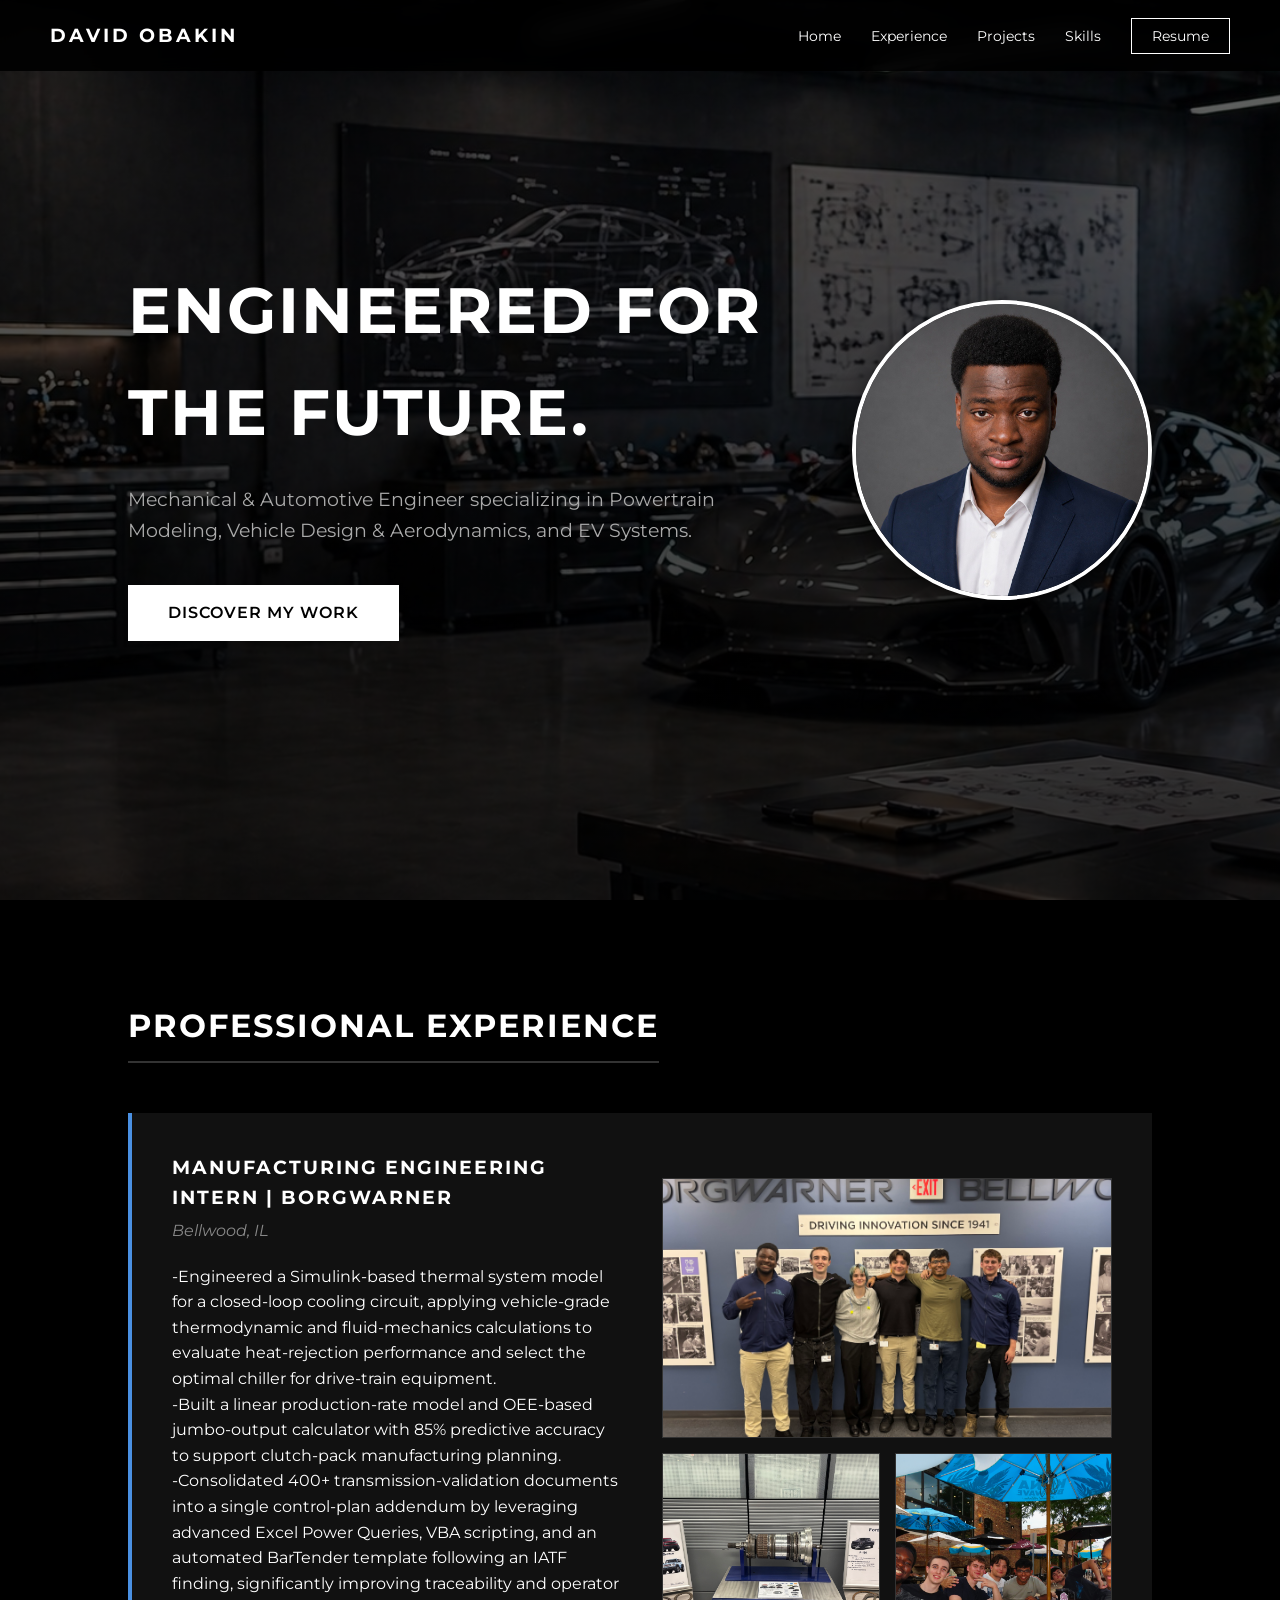
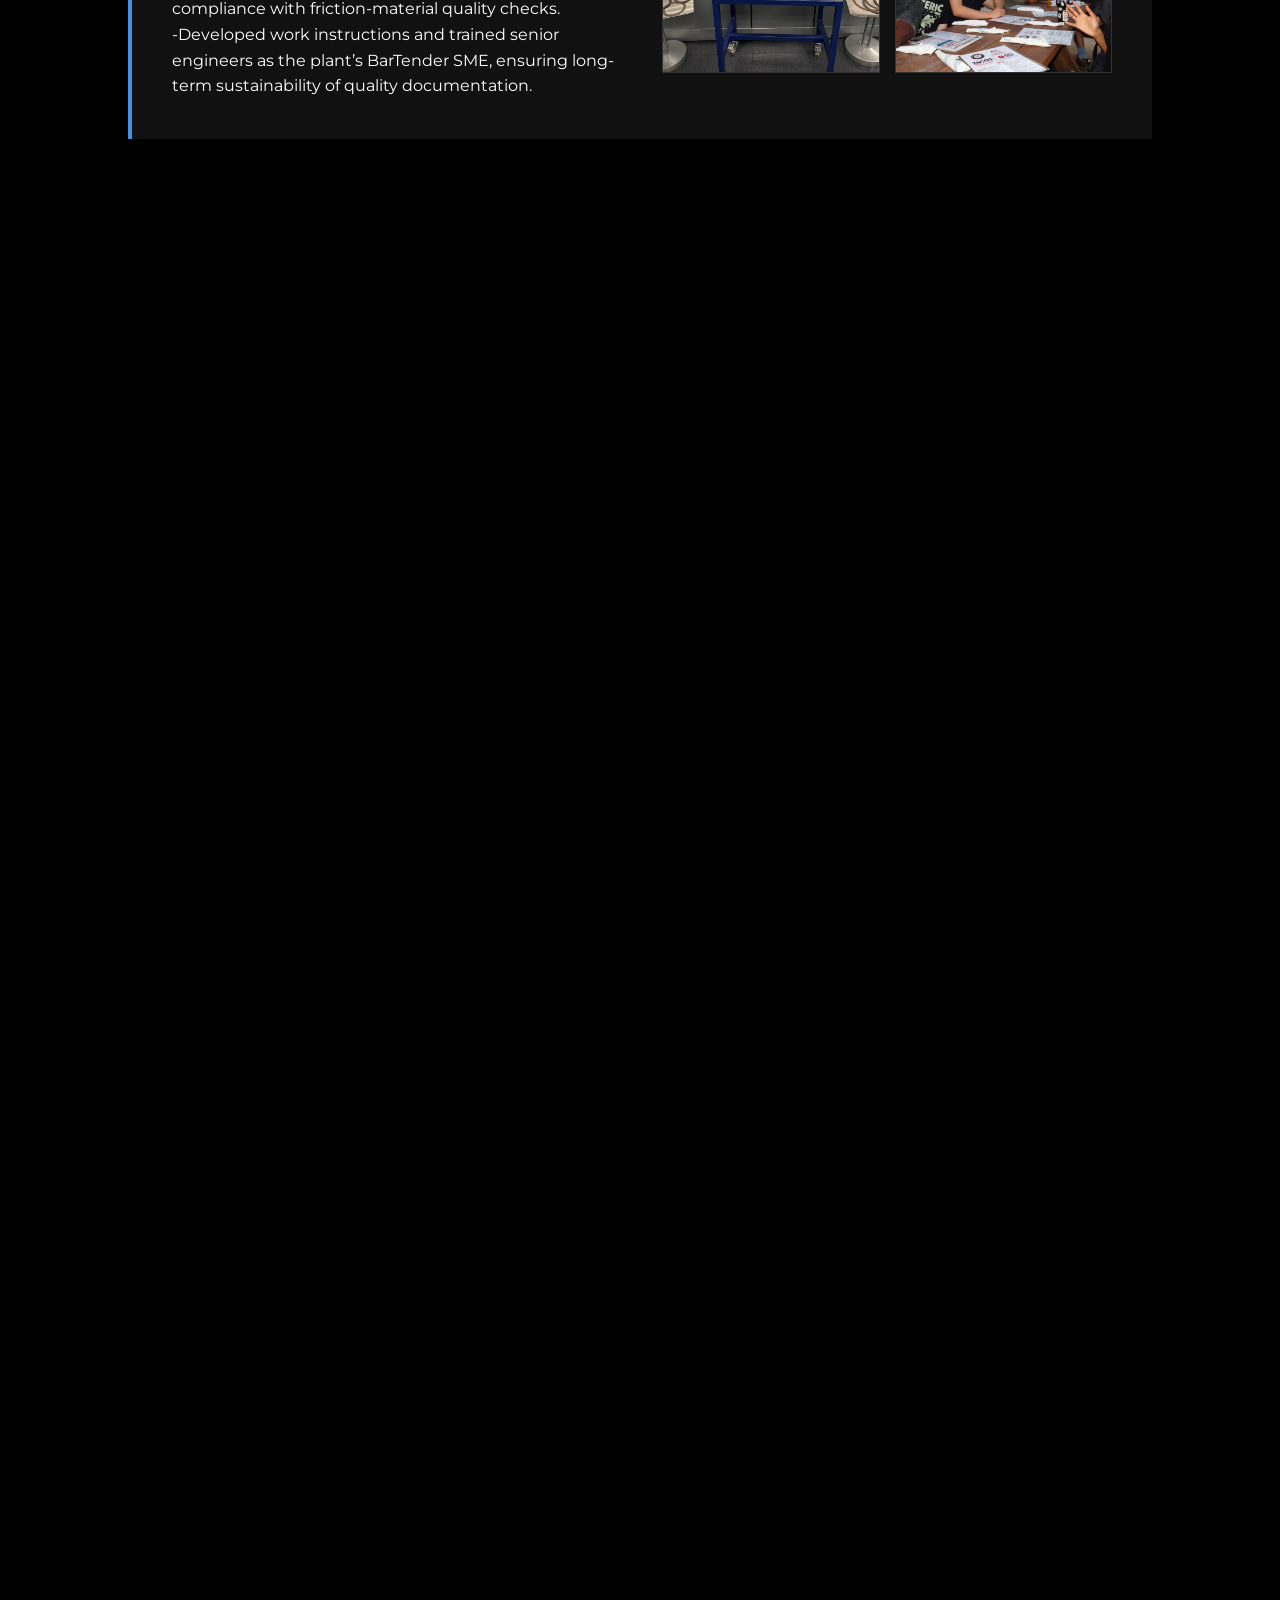
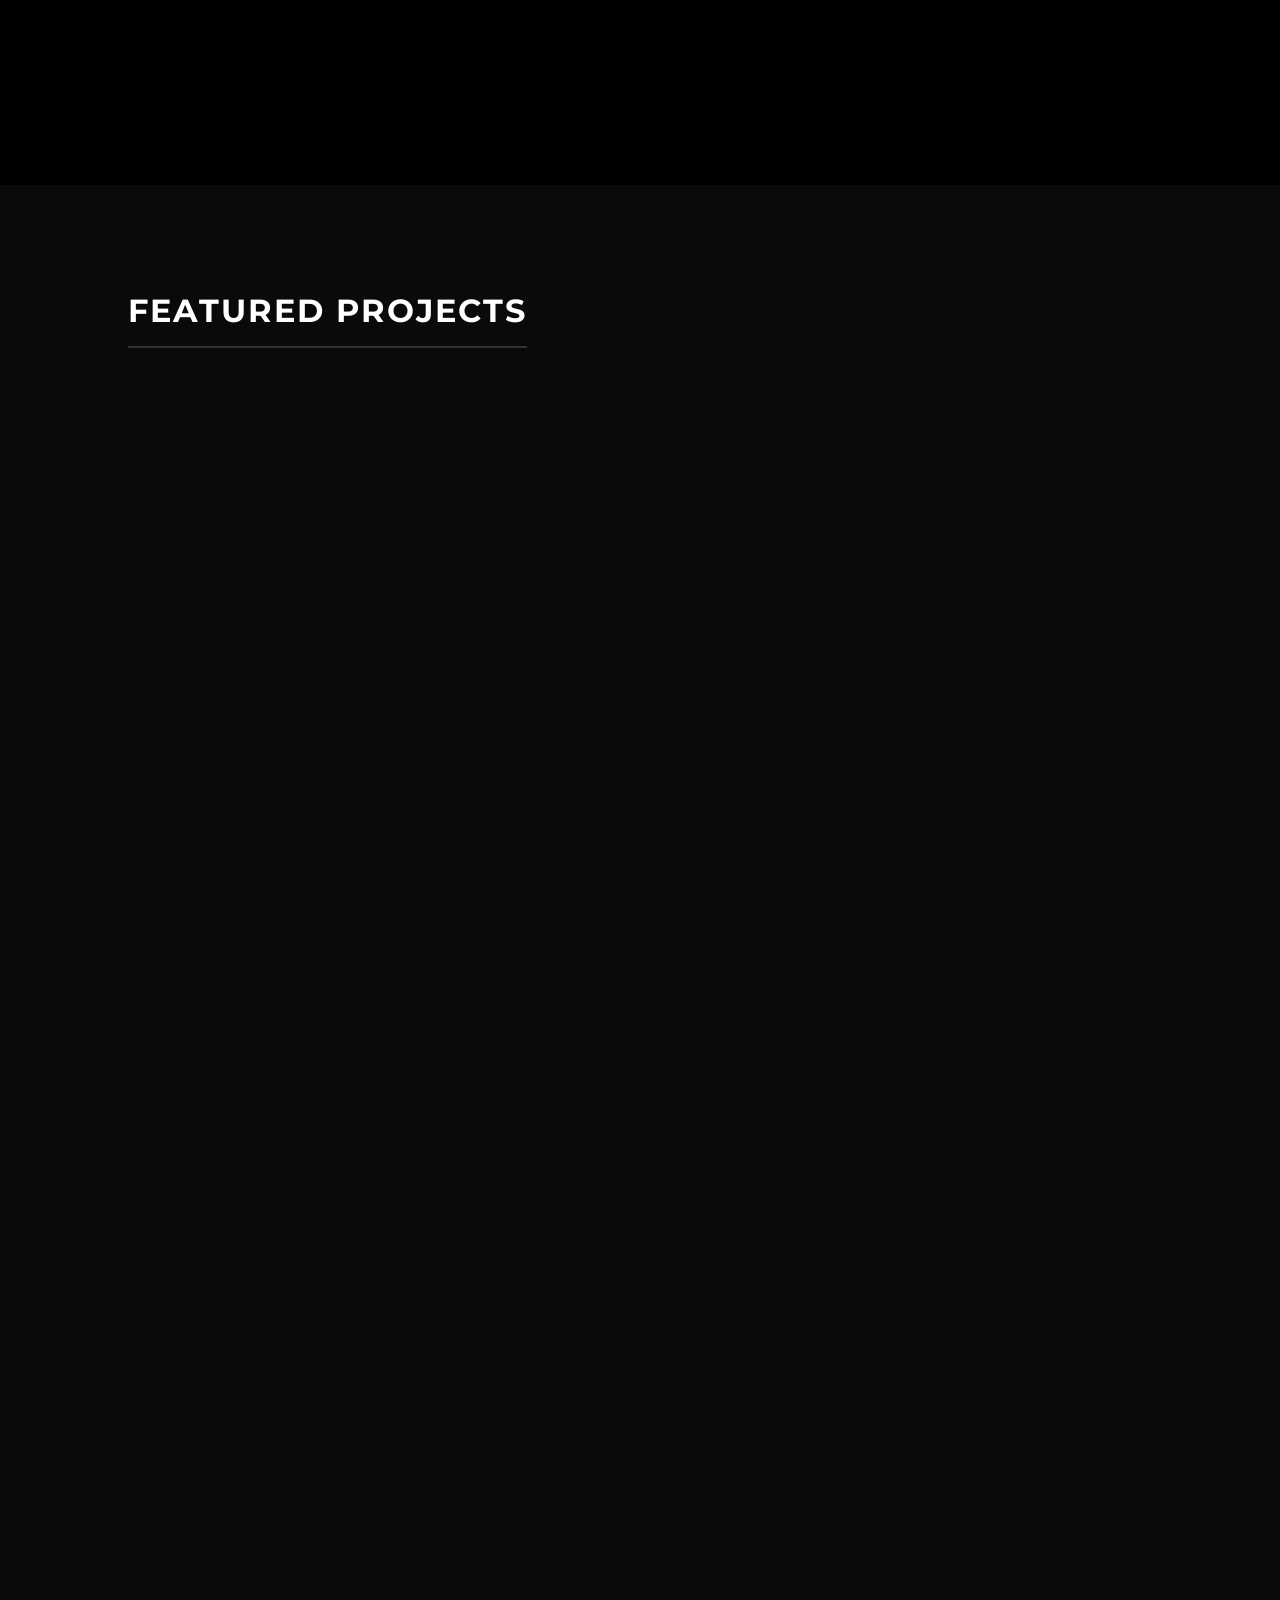
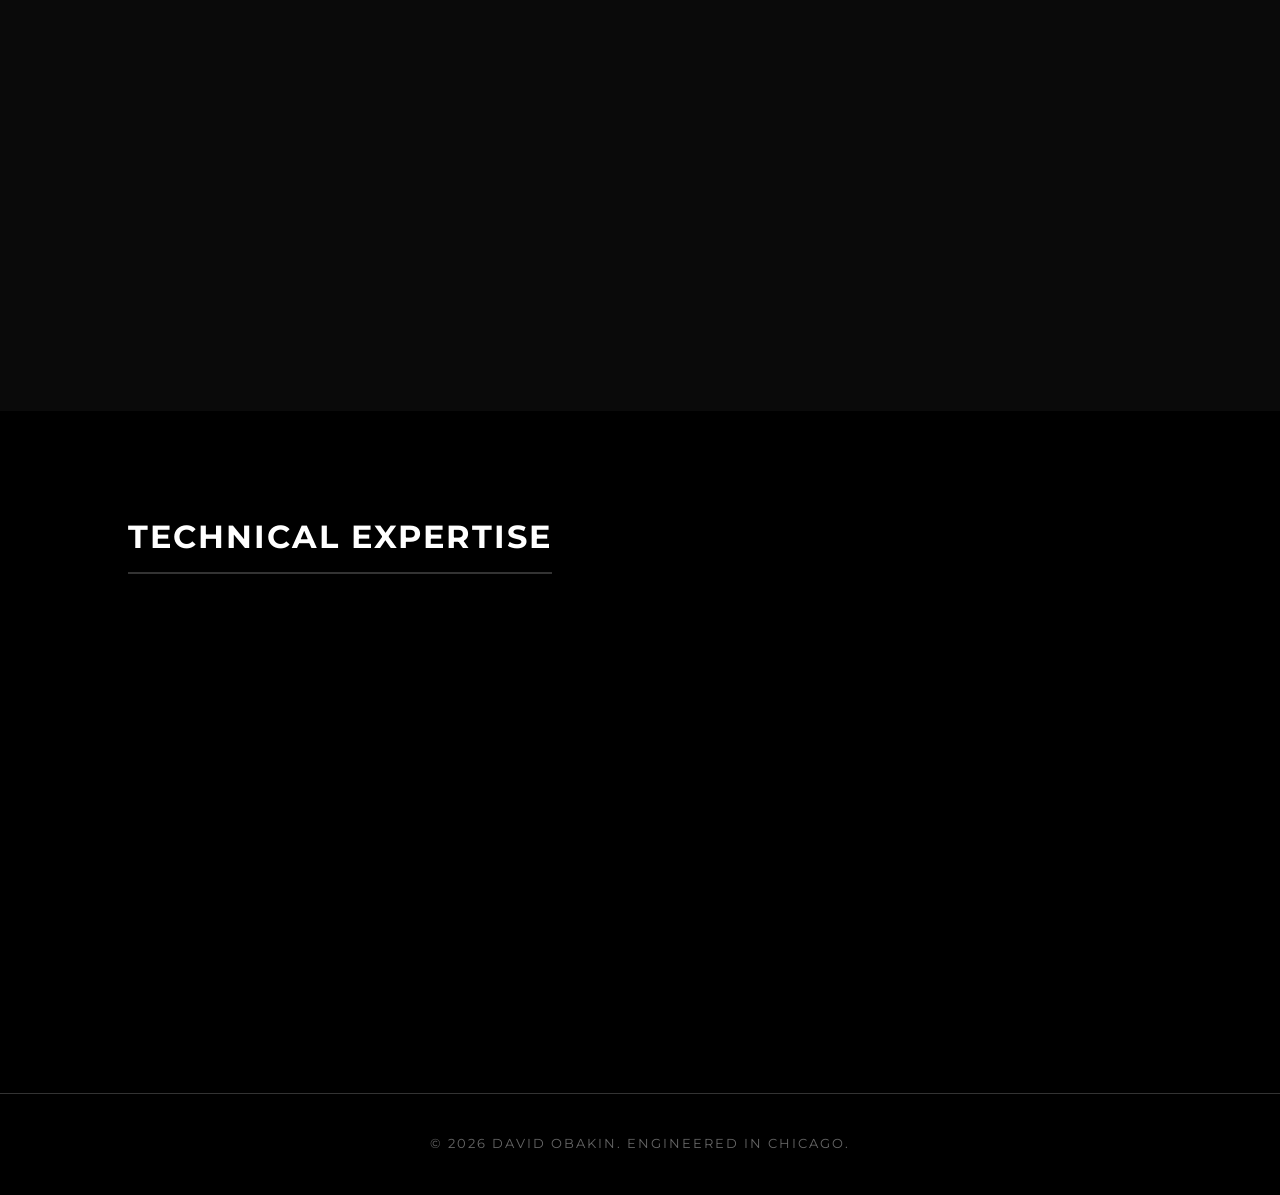
<file: index.html>
<!DOCTYPE html>
<html lang="en">
<head>
    <meta charset="UTF-8">
    <meta name="viewport" content="width=device-width, initial-scale=1.0">
    <title>David Obakin | Automotive Engineer</title>
    <link rel="stylesheet" href="style.css">
    <link href="https://fonts.googleapis.com/css2?family=Montserrat:wght@300;400;600;700&display=swap" rel="stylesheet">
</head>
<body>

    <nav class="navbar">
        <div class="logo">DAVID OBAKIN</div>
        <ul class="nav-links">
            <li><a href="#home">Home</a></li>
            <li><a href="#experience">Experience</a></li>
            <li><a href="#projects">Projects</a></li>
            <li><a href="#skills">Skills</a></li>
            <li><a href="assets/docs/RESUME_2026_Automotive.pdf" target="_blank" class="btn">Resume</a></li>
        </ul>
    </nav>

<header id="home" class="hero">
        <div class="hero-content">
            <div class="hero-text">
                <h1>ENGINEERED FOR THE FUTURE.</h1>
                <p>Mechanical & Automotive Engineer specializing in Powertrain Modeling, Vehicle Design & Aerodynamics, and EV Systems.</p>
                <a href="#projects" class="btn-primary">DISCOVER MY WORK</a>
            </div>
            
            <div class="hero-image fade-in">
                <!-- Make sure this file name exactly matches your uploaded image -->
                <img src="assets/images/my_professional_headshot.jpg" alt="David Obakin - Automotive Engineer">
            </div>
        </div>
    </header>

    <section id="experience" class="section">
        <h2 class="section-title">PROFESSIONAL EXPERIENCE</h2>
        
        <div class="experience-card fade-in split-layout">
            <div class="experience-text">
                <h3>Manufacturing Engineering Intern | BorgWarner</h3>
                <p class="subtitle">Bellwood, IL</p>
                <p>-Engineered a Simulink-based thermal system model for a closed-loop cooling circuit, applying vehicle-grade thermodynamic and fluid-mechanics calculations to evaluate heat-rejection performance and select the optimal chiller for drive-train equipment.</p>
                <p>-Built a linear production-rate model and OEE-based jumbo-output calculator with 85% predictive accuracy to support clutch-pack manufacturing planning. </p>
                <p>-Consolidated 400+ transmission‑validation documents into a single control‑plan addendum by leveraging advanced Excel Power Queries, VBA scripting, and an automated BarTender template following an IATF finding, significantly improving traceability and operator compliance with friction‑material quality checks.</p>
                <p>-Developed work instructions and trained senior engineers as the plant’s BarTender SME, ensuring long-term sustainability of quality documentation.</p>
            </div>
          <!-- NEW GALLERY LAYOUT -->
            <div class="experience-media">
                <div class="media-gallery">
                    <!-- Top Image (Make sure this filename matches your group photo in GitHub) -->
                    <img src="assets/images/Intern_Photo_BW.jpg" alt="BorgWarner Team" class="gallery-main">
                    
                    <!-- Bottom Side-by-Side Images -->
                    <div class="gallery-sub">
                        <img src="assets/images/BorgWarner.jpg" alt="BorgWarner Transmission" class="gallery-img">
                        <img src="assets/images/Intern_outing.jpg" alt="Intern Outing" class="gallery-img">
                    </div>
                </div>
            </div>
        </div>
        </div>

        <div class="experience-card fade-in split-layout" style="margin-top: 30px;">
            <div class="experience-text">
                <h3>System Design & Integration Engineering Student | EcoCAR EV Challenge</h3>
                <p class="subtitle">Illinois Institute of Technology sponsored by  by GMC, Magna, Siemens, etc. </p>
                <p>-Analyzed 50+ GMC Lyriq datasets in AVL Drive, applying AI-based pattern recognition to diagnose drivability issues and deliver calibration updates that improved sub-7 scores by 20%.</p>
                <p>-Developed and executed 25+ MIL, HIL, and VIL test plans to verify ISO and CARB compliance across propulsion, braking, and torque-control systems.</p>
                <p>-Configured XCP communication in CANape and validated 100+ CAN signals using A2L/DBC files and a Vector VN1630.</p>
                <p>-Solved acceleration response deficiencies across multiple pedal positions by creating a targeted test plan and implementing calibration updates—including signal prioritization and torque slew‑rate modification—reducing 60% pedal response delay from  0.83 s to the 0.3 s target while minimizing jerk.</p>
            </div>
             <!-- NEW GALLERY LAYOUT -->
            <div class="experience-media">
                <div class="media-gallery">
                    <!-- Top Image (Make sure this filename matches your group photo in GitHub) -->
                    <img src="assets/images/ecocar_photo_1.jpg" alt="EcoCAR Team Test at Autobahn" class="gallery-main">
                    
                    <!-- Bottom Side-by-Side Images -->
                    <div class="gallery-sub">
                        <img src="assets/images/ecocar_incarphoto_2.jpg" alt="EcoCAR Cadillac Interior" class="gallery-img">
                        <video autoplay loop muted playsinline class="gallery-img">
                             <source src="assets/videos/ecocar_video_garage.mp4" type="video/mp4">
                            Your browser does not support the video tag.
                         </video>
                    </div>
                </div>
            </div>
        </div>
        </div>
        
        <div class="experience-card fade-in split-layout" style="margin-top: 30px;">
            <div class="experience-text">
                <h3>Student Worker | Illinois Institute of Technology</h3>
                <p class="subtitle">Chicago, IL</p>
                <p>-Audio Visual Technician: Led a multi‑day AV operations shift for a large‑scale international AI summit, managing live audio, video, and technical coordination while training an understudy throughout the event. This role strengthened my ability to operate under pressure, troubleshoot rapidly, and deliver reliable technical support in a high‑visibility environment.</p>
                <p>-Math and Engineering Tutor: I provide tutoring across a wide range of engineering and math subjects, helping students strengthen fundamentals, master complex concepts, and improve academic performance. My tutoring experience includes courses such as Fluid Mechanics, Thermodynamics, Aerodynamics of Vehicles, and Electrified Vehicle Powertrains, along with core mathematics and physics support.</p>
                <p>-Campus Operations and Equipment Coordianator: Managed daily operations for two high‑traffic student centers, overseeing the Welcome Desk and BOG spaces to ensure smooth, reliable service for hundreds of students. I executed opening and closing procedures, coordinated equipment rentals, and maintained a professional, service‑focused environment. This role strengthened my ability to manage logistics, uphold operational standards, and support a consistent student experience across busy campus facilities.</p>
            </div>
           <div class="experience-media" style="display: flex; flex-direction: column; gap: 20px;">
              <!-- Top Image -->
              <img src="assets/images/es_photo.jpg" alt="IIT Student Workers" class="gallery-main" style="object-position: top;">
              
              <!-- Bottom Image (Make sure to update this filename!) -->
              <img src="assets/images/cla_photo.jpg" alt="IIT Campus Work" class="gallery-main">
          </div>
        </div>
        
    </section>

    <section id="projects" class="section dark-section">
        <h2 class="section-title">FEATURED PROJECTS</h2>
        <div class="project-list">
    <!-- Project 1: Aerodynamics -->
    <div class="project-showcase fade-in">
        <div class="project-content">
            <h3>Aerodynamic Drag & Fuel Efficiency Analysis</h3>
            <p class="subtitle">2015 Honda Accord Hybrid</p>
            <p>Quantified drag force, road-load power, and MPG sensitivity through a comprehensive Excel simulation model. Evaluated design parameters to determine the impact of aerodynamic modifications on highway fuel economy.</p>
            <p class="skills">SKILLS: Aerodynamic modeling, road-load analysis, Excel simulation, data visualization</p>
            
            <!-- Document Links -->
            <div class="project-actions">
                <a href="https://1drv.ms/x/c/6A5A014D7998404F/IQAALo3n3K6ESpat5kBqmVpGAQ-F3Az9PY9k2o_j5MNiOZU?e=ZFE4JY" target="_blank" class="btn-outline">View Excel Model</a>
                <a href="assets/docs/David Obakin – Aerodynamics & Fuel Efficiency Case Study (Honda Accord Hybrid).pptx.pptx" target="_blank" class="btn-outline">View Presentation</a>
            </div>
        </div>
        
        <!-- Dual Media Section -->
        <div class="project-media-dual">
            <!-- Left Media (Image) -->
            <img src="assets/images/data_results_aero.png" alt="Aerodynamic Analysis" class="dual-media" style="object-position: right;">
            <!-- Right Media (Image) -->
            <img src="assets/images/Efficiency_colclusion_honda.png" alt="Aerodynamic Analysis" class="dual-media">
        </div>
    </div>
 <div class="project-showcase fade-in">
        <div class="project-content">
            <h3>AUTONOMOUS EV CHARGING ROBOT ARM</h3>
            <p>Engineered an EV charging robot arm guiding a four-bar end effector using MATLAB optimization and Arduino C++ control.</p>
            <p class="skills">SKILLS: CONTROLLER PROGRAMMING, FEA, 3D SIMULATION</p>
            
            <!-- Document Links -->
            <div class="project-actions">
                <a href="assets/docs/Robot_Arm_Design_Report__David.pdf" target="_blank" class="btn-outline">View Final Report</a>
                <a href="assets/docs/final_drawing.pdf" target="_blank" class="btn-outline">Link to Final CAD drawings</a>
            </div>
        </div>
        
        <!-- Dual Media Section -->
         <div class="project-media-dual">
            <!-- Left Media (Image) -->
            <img src="assets/images/charging_arm.jpg" alt="Aerodynamic Analysis" class="dual-media">
            <!-- Right Media (Image) -->
            <img src="assets/images/charging_endeffector.jpg" alt="Aerodynamic Analysis" class="dual-media">
        </div>
    </div>
<div class="project-showcase fade-in">
        <div class="project-content">
            <h3>ICE FUEL CONSUMPTION & POWERTRAIN MODELING</h3>
            <p>Backward engine fuel-rate model (UDDS cycle) and gear-based fuel consumption model using an RSM engine map.</p>
            <p class="skills">SKILLS: ICE POWER MODELING, GEAR-RATIO LOGIC</p>
            
            <!-- Document Links -->
            <div class="project-actions">
                <a href="assets/docs/David Obakin – Engine Fuel Consumption & Gear‑Based Powertrain Modeling Workbook.xlsx.xlsx" target="_blank" class="btn-outline">View Excel Model</a>
            </div>
        </div>
        
        <!-- Dual Media Section -->
 <div class="project-media-dual">
            <!-- Left Media (Image) -->
            <img src="assets/images/fuel_consumption.png" alt="Aerodynamic Analysis" class="dual-media" style="object-position: right;">
            <!-- Right Media (Image) -->
            <img src="assets/images/gear_ratio_selection.png" alt="Aerodynamic Analysis" class="dual-media">
        </div>
    </div>
    <div class="project-showcase fade-in">
        <div class="project-content">
            <h3>EV MOTOR, ACCELERATION & ENERGY MODELING</h3>
            <p>Motor torque maps, 0-60 acceleration simulation, and energy-flow modeling for a BMW i3 over the UDDS cycle..</p>
            <p class="skills">SKILLS: EV MOTOR MODELING, MPGE CALCULATIONS</p>
            
            <!-- Document Links -->
            <div class="project-actions">
                <a href="assets/docs/David Obakin – EV Motor, Acceleration & Energy Modeling Workbook.xlsx.xlsx" target="_blank" class="btn-outline">View Excel Model</a>
            </div>
            </div>
        
        <!-- Dual Media Section -->
               <!-- Dual Media Section -->
         <div class="project-media-dual">
            <!-- Left Media (Image) -->
            <img src="assets/images/motor_torque.png" alt="Aerodynamic Analysis" class="dual-media">
            <!-- Right Media (Image) -->
            <img src="assets/images/mech_power.png" alt="Aerodynamic Analysis" class="dual-media">
        </div>
    </div>
    <div class="project-showcase fade-in">
        <div class="project-content">
            <h3>EV POWERTRAIN ENERGY & DRIVE CYCLE MODELING</h3>
            <p>Backward EV powertrain model calculating wheel, motor, and battery power to estimate range and Wh/mi.</p>
            <p class="skills">SKILLS: POWERTRAIN ENERGY MODELING</p>
            
            <!-- Document Links -->
            <div class="project-actions">
                <a href="assets/docs/David Obakin – EV Powertrain Energy & Drive Cycle Modeling Workbook.xlsx.xlsx" target="_blank" class="btn-outline">View Excel Model</a>
                </div>
        </div>
        
        <!-- Dual Media Section -->
         <div class="project-media-dual">
            <!-- Left Media (Image) -->
            <img src="assets/images/battery_power.png" alt="Aerodynamic Analysis" class="dual-media">
            <!-- Right Media (Image) -->
            <img src="assets/images/wheel_power.png" alt="Aerodynamic Analysis" class="dual-media">
        </div>
    </div>
    <div class="project-showcase fade-in">
        <div class="project-content">
            <h3>SUSTAINABLE LIGHTWEIGHT CHAIR DESIGN</h3>
            <p>Optimized a structural chair using FEA to support 103kg while weighing under 800g, built without mechanical fasteners.</p>
            <p class="skills">LIGHTWEIGHTING, STRUCTURE ANANLYSIS</p>
            
            <!-- Document Links -->
            <div class="project-actions">
                <a href="assets/docs/Chair_Design_Report___David_Obakin (2) (1).pdf" target="_blank" class="btn-outline">View Final Report</a>
                <a href="assets/docs/P&G-1.zip" target="_blank" class="btn-outline">CAD Zip</a>
            </div>
        </div>
        
        <!-- Dual Media Section -->
         <div class="project-media-dual">
            <!-- Left Media (Image) -->
            <img src="assets/images/Initial_sketch_chair.jpg" alt="Aerodynamic Analysis" class="dual-media">
            <!-- Right Media (Image) -->
            <img src="assets/images/final_chair.jpg" alt="Aerodynamic Analysis" class="dual-media">
        </div>
    </div>  
        <div class="project-showcase fade-in">
        <div class="project-content">
            <h3>HYBRID POWERTRAIN & SOC SIMULATION</h3>
            <p>2010 Toyota Prius model featuring control logic for power split and SOC tracking validation.</p>
            <p class="skills">SKILLS: ENERGY MANAGEMENT, CONTROL STRATEGY</p>
            
            <!-- Document Links -->
            <div class="project-actions">
                <a href="assets/docs/David Obakin – Hybrid Powertrain Modeling & Energy Management Workbook.xlsx.xlsx" target="_blank" class="btn-outline">View Excel Model</a>
            </div>
        </div>
        
    </div>
        <div class="project-showcase fade-in">
        <div class="project-content">
            <h3>Certifications and Achievements</h3>
            <p>-SIEMENS ECOCAR CERTIFICATION: Practical application of propulsion systems, CAV technologies, NX design, and Teamcenter.</p>
            <p>-GT‑SUITE Certificate: Training with hands‑on experience in powertrain simulation, efficiency analysis, and vehicle‑level modeling </p>
            <p>-Elected Senator for National Society of Black Engineers.</p>
            <p>-Dean’s List (2024-2026).</p>
            <p>-Brother of Alpha Sigma Phi.</p>
            <p>-Treasurer for African Student Organization</p>
            
            <!-- Document Links -->
            <div class="project-actions">
                <a href="https://www.credly.com/badges/55aba5b6-7475-4028-8ccb-6708fdbf28e2" target="_blank" class="btn-outline">Seimens badge</a>
                <a href="assets/docs/gt_certificate.pdf" target="_blank" class="btn-outline">GT Suite Cartificate</a>
            </div>
        </div>
        
    </div>
    <!-- Duplicate the .project-showcase block for your other projects -->
</div>
    </section>

    <section id="skills" class="section">
        <h2 class="section-title">TECHNICAL EXPERTISE</h2>
        <div class="skills-container fade-in">
            <div class="skill-column">
                <h4>Domains</h4>
                <ul>
                    <li>Powertrain controls & torque-path reasoning</li>
                    <li>Driveability analysis (ARM/t-ARM, jerk)</li>
                    <li>EV/HEV/ICE modeling</li>
                    <li>Road-load & aerodynamic modeling</li>
                    <li>Calibration-style problem solving</li>
                </ul>
            </div>
            <div class="skill-column">
                <h4>Tools & Software</h4>
                <ul>
                    <li>MATLAB / Simulink</li>
                    <li>Vector CANape</li>
                    <li>GT-SUITE</li>
                    <li>AVL Drive</li>
                    <li>Excel (Advanced modeling & VBA)</li>
                    <li>ANSYS Fluent & Autodesk Inventor</li>
                </ul>
            </div>
        </div>
    </section>

    <footer>
        <p>&copy; 2026 David Obakin. Engineered in Chicago.</p>
    </footer>

    <script src="script.js"></script>
</body>
</html>
</file>
<file: style.css>
/* Base Styles & Typography */
* {
    margin: 0;
    padding: 0;
    box-sizing: border-box;
}

body {
    font-family: 'Montserrat', sans-serif;
    background-color: #000; /* BMW Dark Mode base */
    color: #fff;
    line-height: 1.6;
}

/* Typography */
h1, h2, h3, h4 {
    text-transform: uppercase;
    letter-spacing: 2px;
}

/* Navigation */
.navbar {
    display: flex;
    justify-content: space-between;
    align-items: center;
    padding: 20px 50px;
    background: rgba(0, 0, 0, 0.9);
    position: fixed;
    width: 100%;
    top: 0;
    z-index: 1000;
    backdrop-filter: blur(10px);
}

.logo {
    font-weight: 700;
    font-size: 1.2rem;
    letter-spacing: 3px;
}

.nav-links {
    list-style: none;
    display: flex;
    gap: 30px;
    align-items: center;
}

.nav-links a {
    color: #fff;
    text-decoration: none;
    font-size: 0.9rem;
    font-weight: 400;
    transition: color 0.3s;
}

.nav-links a:hover {
    color: #4a90e2; /* Subtle BMW M-Sport Blue accent */
}

.btn {
    border: 1px solid #fff;
    padding: 8px 20px;
    transition: all 0.3s;
}

.btn:hover {
    background: #fff;
    color: #000 !important;
}

/* Hero Section */
.hero {
    height: 100vh;
    display: flex;
    align-items: center;
    padding: 0 10%;
    /* Separated background properties for maximum browser compatibility */
    background-image: linear-gradient(rgba(0,0,0,0.6), rgba(0,0,0,0.8)), url('Background_image.jpg');
    background-size: cover;
    background-position: center;
    background-repeat: no-repeat;
}
/* --- Hero Section Content Layout --- */
.hero-content {
    display: flex;
    align-items: center;
    justify-content: space-between;
    gap: 50px;
    width: 100%;
    max-width: 1200px;
}

.hero-text {
    flex: 1;
    max-width: 700px;
}

.hero-text h1 {
    font-size: 4rem;
    margin-bottom: 20px;
}

.hero-text p {
    font-size: 1.2rem;
    margin-bottom: 40px;
    color: #aaa;
}

.hero-image {
    flex: 0 0 300px; /* Locks the image container size */
    display: flex;
    justify-content: flex-end;
}

.hero-image img {
    width: 300px;
    height: 300px;
    object-fit: cover; /* Ensures your face is perfectly centered */
    border-radius: 50%; /* Turns the square image into a sleek circle */
    border: 4px solid #fff; /* High-contrast BMW style border */
    box-shadow: 0 10px 30px rgba(0, 0, 0, 0.7); /* Adds depth against the background */
    transition: transform 0.4s ease;
}

.hero-image img:hover {
    transform: scale(1.05);
}

/* Make it stack gracefully on smaller screens (Mobile) */
@media (max-width: 900px) {
    .hero-content {
        flex-direction: column-reverse; /* Puts text on bottom, image on top */
        text-align: center;
        margin-top: 50px;
    }
    
    .hero-image {
        justify-content: center;
    }

    .hero-image img {
        width: 200px;
        height: 200px;
    }
}

.btn-primary {
    display: inline-block;
    background-color: #fff;
    color: #000;
    text-decoration: none;
    padding: 15px 40px;
    font-weight: 600;
    letter-spacing: 1px;
    transition: background 0.3s, transform 0.3s;
}

.btn-primary:hover {
    background-color: #ddd;
    transform: translateX(5px);
}

/* Sections */
.section {
    padding: 100px 10%;
}

.section-title {
    font-size: 2rem;
    margin-bottom: 50px;
    border-bottom: 2px solid #333;
    padding-bottom: 10px;
    display: inline-block;
}

/* Experience */
.experience-card {
    background: #111;
    padding: 40px;
    border-left: 4px solid #4a90e2;
}

.experience-card h3 {
    margin-bottom: 5px;
}

.experience-card .subtitle {
    color: #888;
    margin-bottom: 20px;
    font-style: italic;
}

/* Projects Grid */
.dark-section {
    background-color: #0a0a0a;
}

.project-grid {
    display: grid;
    grid-template-columns: repeat(auto-fit, minmax(350px, 1fr));
    gap: 40px;
}

.project-card {
    background: #111;
    transition: transform 0.4s;
    overflow: hidden;
}

.project-card:hover {
    transform: translateY(-10px);
}

.project-card img {
    width: 100%;
    height: 250px;
    object-fit: cover;
    filter: grayscale(80%);
    transition: filter 0.4s;
}

.project-card:hover img {
    filter: grayscale(0%);
}

.project-info {
    padding: 30px;
}

.project-info h3 {
    font-size: 1.2rem;
    margin-bottom: 15px;
}

.project-info p {
    color: #aaa;
    font-size: 0.9rem;
    margin-bottom: 15px;
}

.project-info .skills {
    font-size: 0.8rem;
    color: #4a90e2;
    text-transform: uppercase;
}

.text-link {
    color: #fff;
    text-decoration: none;
    font-weight: 600;
    font-size: 0.9rem;
    border-bottom: 1px solid #fff;
    padding-bottom: 2px;
    transition: color 0.3s, border-color 0.3s;
}

.text-link:hover {
    color: #4a90e2;
    border-color: #4a90e2;
}

/* Skills */
.skills-container {
    display: flex;
    gap: 50px;
    flex-wrap: wrap;
}

.skill-column {
    flex: 1;
    min-width: 300px;
    background: #111;
    padding: 40px;
}

.skill-column h4 {
    margin-bottom: 20px;
    color: #fff;
}

.skill-column ul {
    list-style: none;
}

.skill-column ul li {
    margin-bottom: 15px;
    color: #aaa;
    position: relative;
    padding-left: 20px;
}

.skill-column ul li::before {
    content: "■";
    position: absolute;
    left: 0;
    color: #4a90e2;
    font-size: 0.8rem;
}

/* Footer */
footer {
    text-align: center;
    padding: 40px;
    border-top: 1px solid #333;
    font-size: 0.8rem;
    color: #666;
    text-transform: uppercase;
    letter-spacing: 2px;
}

/* Animations */
.fade-in {
    opacity: 0;
    transform: translateY(30px);
    transition: opacity 0.8s ease-out, transform 0.8s ease-out;
}

.fade-in.appear {
    opacity: 1;
    transform: translateY(0);
}
/* Split Layout for Experience Section */
.split-layout {
    display: flex;
    gap: 40px;
    align-items: center; /* Centers the media vertically with the text */
}

.experience-text {
    flex: 1; /* Takes up 50% of the space */
}

.experience-media {
    flex: 1; /* Takes up 50% of the space */
    overflow: hidden;
}

/* Styling the Images and Videos inside the card */
.experience-media img,
.experience-media video {
    width: 100%;
    height: auto;
    /* Increased height so charts are large and readable */
    max-height: 500px; 
    /* Changed to 'contain' so absolutely nothing gets cropped out */
    object-fit: contain; 
    border: 1px solid #333; 
    /* Removed the grayscale filter so your data line colors are clearly visible */
    transition: transform 0.4s ease;
}

/* Replaced the color-hover effect with a subtle BMW-style zoom */
.experience-card:hover .experience-media img,
.experience-card:hover .experience-media video {
    transform: scale(1.02);
}

/* Make it stack on smaller screens (Mobile Responsiveness) */
@media (max-width: 900px) {
    .split-layout {
        flex-direction: column;
    }
    
    .experience-media img,
    .experience-media video {
        max-height: 350px;
    }
}
/* --- Image Gallery Layout for Experience Cards --- */
.media-gallery {
    display: flex;
    flex-direction: column;
    gap: 15px; /* Adds space between the top image and the bottom row */
    width: 100%;
}

/* Top Gallery Image - Increased specificity to override general image rules */
.experience-media .gallery-main {
    width: 100%;
    height: 260px !important; 
    object-fit: cover !important; 
    border: 1px solid #333;
    transition: transform 0.4s ease;
}

.gallery-sub {
    display: flex;
    gap: 15px;
    width: 100%;
}

.gallery-sub .gallery-img {
    flex: 1 1 0;
    min-width: 0; /* Keeps video and image perfectly equal in width */
    width: 100%;
    height: 220px; /* Adjust this height if you want them taller or shorter */
    object-fit: cover; /* Crops both cleanly to fit the box without stretching */
    border: 1px solid #333;
    transition: transform 0.4s ease;
}

/* BMW-style subtle zoom hover effect for the gallery */
.experience-card:hover .gallery-main,
.experience-card:hover .gallery-img {
    transform: scale(1.02);
}

/* Ensure the gallery stacks properly on mobile devices */
@media (max-width: 900px) {
    .gallery-sub {
        flex-direction: column; /* Stacks the side-by-side images on small screens */
    }
    .gallery-sub .gallery-img {
        height: auto;
        max-height: 250px;
    }
}
/* --- Project Showcase Layout --- */
.project-list {
    display: flex;
    flex-direction: column;
    gap: 80px; /* Large breathing room between projects */
}

.project-showcase {
    display: flex;
    align-items: center;
    gap: 50px;
    padding-bottom: 50px;
    border-bottom: 1px solid #222;
}

/* Magically swaps the text/image sides on every 2nd, 4th, 6th project */
.project-showcase:nth-child(even) {
    flex-direction: row-reverse;
}

.project-content {
    flex: 1;
}

/* Document Download Buttons */
.project-actions {
    margin-top: 25px;
    display: flex;
    gap: 15px;
    flex-wrap: wrap;
}

.btn-outline {
    padding: 10px 20px;
    border: 1px solid #4a90e2;
    color: #4a90e2;
    text-decoration: none;
    font-size: 0.85rem;
    text-transform: uppercase;
    letter-spacing: 1px;
    transition: all 0.3s ease;
}

.btn-outline:hover {
    background: #4a90e2;
    color: #000;
}

/* Dual Media Layout */
.project-media-dual {
    flex: 1;
    display: flex;
    gap: 15px;
    width: 100%;
}

.dual-media {
    flex: 1 1 0;
    min-width: 0;
    width: 100%;
    height: 280px;
    object-fit: contain; /* Changed to 'contain' so nothing gets cut off */
    background-color: #000; /* Adds a clean black background to fill any empty space */
    border: 1px solid #333;
    transition: transform 0.4s ease;
}

.project-showcase:hover .dual-media {
    transform: scale(1.02);
}

/* =========================================
   MOBILE & TABLET RESPONSIVE FIXES 
   ========================================= */
@media (max-width: 900px) {
    /* 1. Fix the Overlapping Navbar */
    .navbar {
        flex-direction: column; /* Stacks logo on top, links on bottom */
        padding: 15px;
        gap: 15px;
    }
    .nav-links {
        flex-wrap: wrap; /* Allows links to wrap to the next line if needed */
        justify-content: center;
        gap: 15px;
    }
    .nav-links a {
        font-size: 0.8rem;
    }

    /* 2. Fix the Hero Section & Headshot Cutoff */
    .hero {
        height: auto;
        min-height: 100vh;
        /* Adds 160px of padding to the top so your headshot clears the navbar! */
        padding: 160px 5% 60px 5%; 
    }
    .hero-content {
        flex-direction: column-reverse; /* Text on bottom, Image on top */
        text-align: center;
        margin-top: 0;
        gap: 20px;
    }
    
    /* 3. Shrink the massive headline to fit phone screens */
    .hero-text h1 {
        font-size: 2.2rem;
        line-height: 1.2;
    }
    .hero-text p {
        font-size: 1rem;
    }
    .hero-image img {
        width: 180px; /* Shrinks the headshot slightly for proportion */
        height: 180px;
        margin-bottom: 20px;
    }

    /* 4. Fix Section Padding & Alignments */
    .section {
        padding: 60px 5%; /* Shrinks the side margins so text fits better */
    }
    .section-title {
        font-size: 1.5rem;
        text-align: center;
        width: 100%;
    }

    /* 5. Fix the Projects Zig-Zag Layout */
    .project-showcase, .project-showcase:nth-child(even) {
        flex-direction: column; /* Forces everything into a single column */
        text-align: center;
    }
    .project-actions {
        justify-content: center; /* Centers the download buttons */
    }

    /* 6. Stack the Dual Media (Side-by-Side) Images */
    .project-media-dual, .gallery-sub {
        flex-direction: column; /* Stacks side-by-side images on top of each other */
        gap: 15px;
    }
    .dual-media, .gallery-img {
        height: auto;
        max-height: 300px;
        width: 100%;
    }
}
</file>
